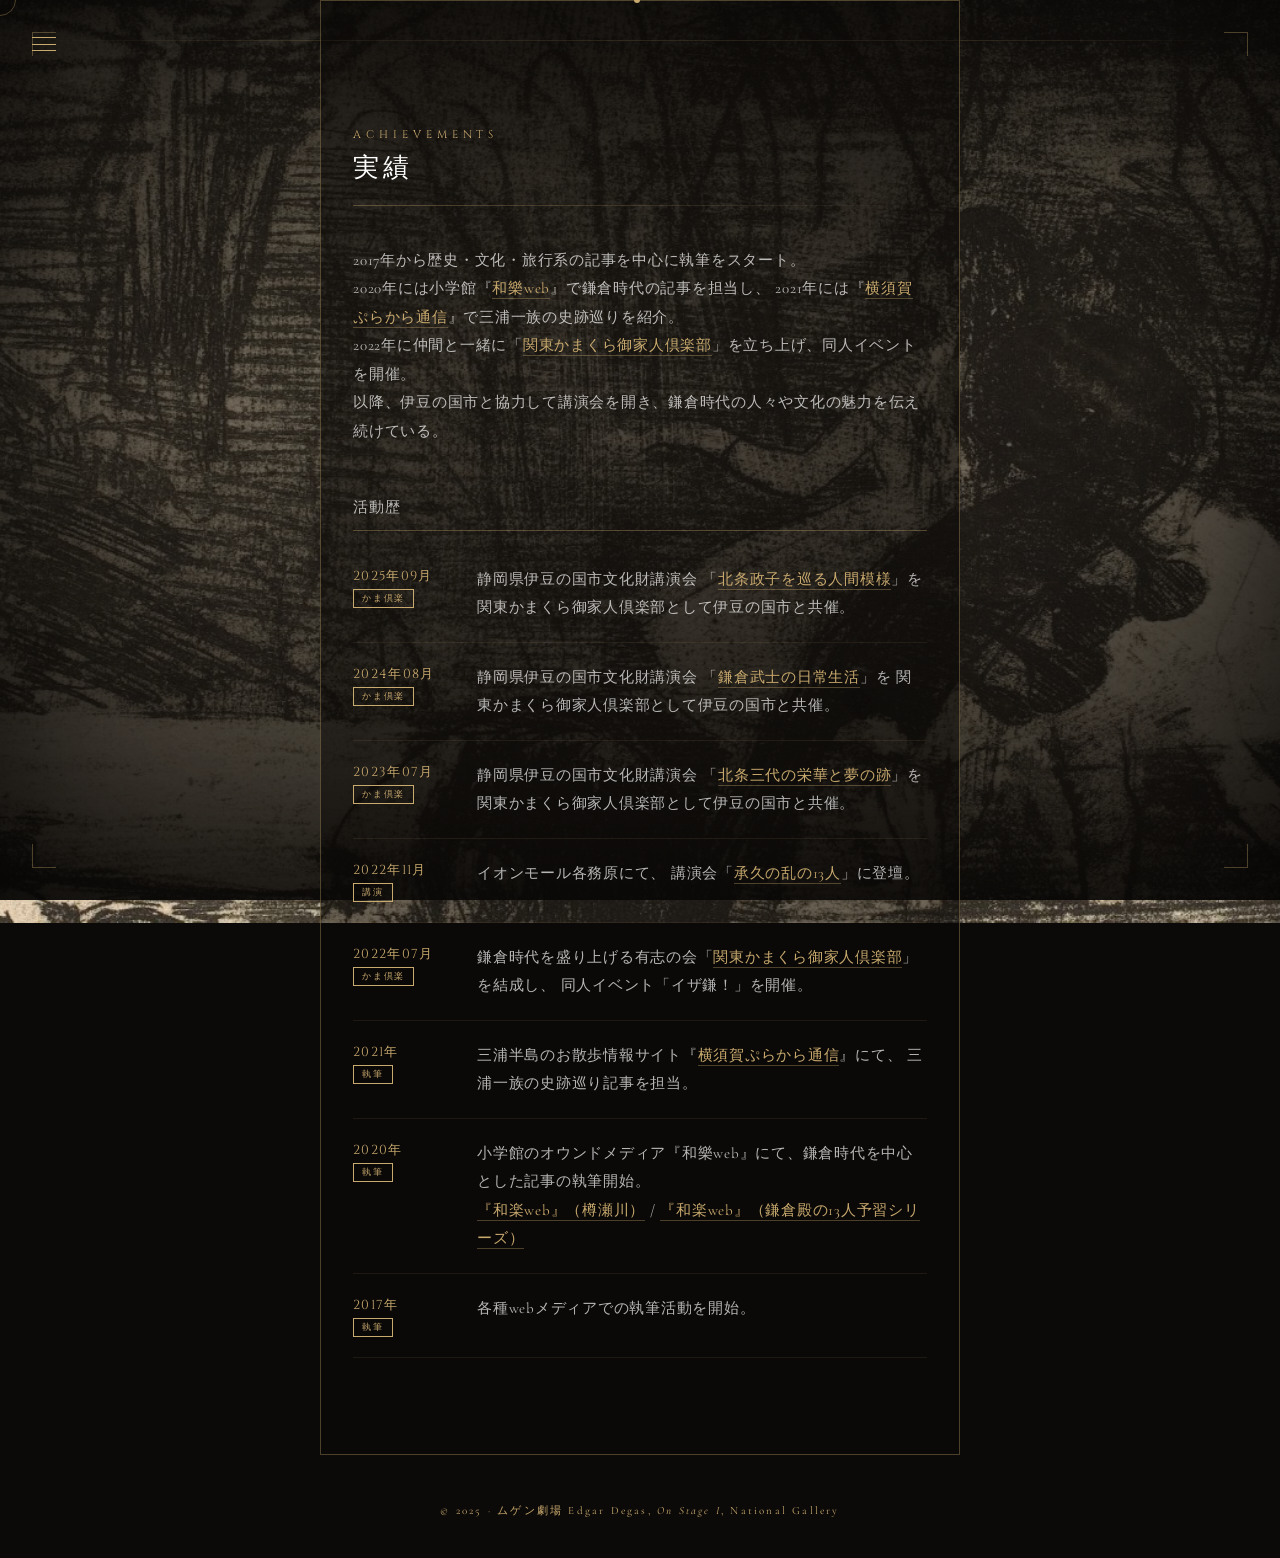
<file: achievements.html>
<!DOCTYPE html>
<html lang="ja">
<head>
<meta charset="UTF-8">
<meta name="viewport" content="width=device-width, initial-scale=1.0">
<title>実績 ｜ ムゲン劇場</title>
<meta name="description" content="歴史エッセイスト・樽瀬川真人の実績・活動歴。">

<!-- サイト共通テーマ -->
<link rel="stylesheet" href="./css/theme.css">

<style>
  body {
    display: flex;
    flex-direction: column;
    align-items: center;
    justify-content: flex-start;
    overflow-x: hidden;
    overflow-y: auto;
    min-height: 100vh;
    padding: 0 20px 160px;
  }

  .bg-layer {
    position: fixed; inset: 0;
    background-image: url('./img/bg3.jpg');
    background-size: cover;
    background-position: center;
    z-index: 0;
    transform: scale(1.05);
    animation: subtle-drift 30s ease-in-out infinite alternate;
  }
  @keyframes subtle-drift {
    from { transform: scale(1.05) translate(0, 0); }
    to   { transform: scale(1.08) translate(-1%, 0.5%); }
  }

  .bg-overlay {
    position: fixed; inset: 0;
    background:
      radial-gradient(ellipse at 50% 50%, rgba(12,10,8,0.2) 0%, rgba(12,10,8,0.75) 100%),
      linear-gradient(to bottom, rgba(12,10,8,0.5) 0%, rgba(12,10,8,0.1) 40%, rgba(12,10,8,0.6) 100%);
    z-index: 1;
  }

  .vignette {
    position: fixed; inset: 0; z-index: 2;
    box-shadow: inset 0 0 180px rgba(0,0,0,0.7);
    pointer-events: none;
  }

  .content {
    position: relative; z-index: 10;
    width: min(640px, 90vw);
    padding-top: 14vh;
    background: rgba(12, 10, 8, 0.55);
    border: 0.5px solid var(--gold-dim);
    padding-left: 32px;
    padding-right: 32px;
    padding-bottom: 48px;
  }

  /* ページタイトル */
  .page-title {
    font-family: var(--font-display);
    font-size: 11px;
    font-weight: 400;
    letter-spacing: 0.45em;
    color: var(--gold);
    text-transform: uppercase;
    margin-bottom: 8px;
    opacity: 0;
    animation: rise-in 1.2s cubic-bezier(0.16,1,0.3,1) 0.3s forwards;
  }

  .page-title-ja {
    font-family: var(--font-body);
    font-size: 26px;
    font-weight: 300;
    letter-spacing: 0.15em;
    color: var(--cream);
    margin-bottom: 4px;
    opacity: 0;
    animation: rise-in 1.2s cubic-bezier(0.16,1,0.3,1) 0.4s forwards;
  }

  .title-rule {
    width: 100%;
    height: 0.5px;
    background: linear-gradient(to right, var(--gold-dim), transparent);
    margin: 20px 0 40px;
    opacity: 0;
    animation: rise-in 1.2s cubic-bezier(0.16,1,0.3,1) 0.5s forwards;
  }

  /* セクション */
  .section {
    margin-bottom: 48px;
    opacity: 0;
    animation: rise-in 1.2s cubic-bezier(0.16,1,0.3,1) forwards;
  }
  .section:nth-child(1) { animation-delay: 0.6s; }
  .section:nth-child(2) { animation-delay: 0.7s; }
  .section:nth-child(3) { animation-delay: 0.8s; }

  .section-title {
    font-family: var(--font-display);
    font-size: 10px;
    letter-spacing: 0.35em;
    color: var(--gold);
    text-transform: uppercase;
    margin-bottom: 14px;
    padding-bottom: 8px;
    border-bottom: 0.5px solid var(--gold-dim);
  }

  .section p {
    font-family: var(--font-body);
    font-size: 15px;
    line-height: 1.9;
    letter-spacing: 0.05em;
    color: var(--cream-dim);
  }

  .section a {
    color: var(--gold);
    text-decoration: none;
    border-bottom: 0.5px solid var(--gold-dim);
    padding-bottom: 1px;
    transition: color 0.3s ease, border-color 0.3s ease;
  }
  .section a:hover {
    color: var(--gold-light);
    border-color: var(--gold);
  }

  /* 活動歴タイムライン */
  .timeline {
    list-style: none;
    padding: 0;
    margin: 0;
  }

  .timeline-item {
    display: grid;
    grid-template-columns: 100px 1fr;
    gap: 0 24px;
    padding: 20px 0;
    border-bottom: 0.5px solid rgba(200,169,110,0.1);
    opacity: 0;
    animation: rise-in 1.2s cubic-bezier(0.16,1,0.3,1) forwards;
  }
  .timeline-item:nth-child(1)  { animation-delay: 0.8s; }
  .timeline-item:nth-child(2)  { animation-delay: 0.9s; }
  .timeline-item:nth-child(3)  { animation-delay: 1.0s; }
  .timeline-item:nth-child(4)  { animation-delay: 1.1s; }
  .timeline-item:nth-child(5)  { animation-delay: 1.2s; }
  .timeline-item:nth-child(6)  { animation-delay: 1.3s; }
  .timeline-item:nth-child(7)  { animation-delay: 1.4s; }
  .timeline-item:nth-child(8)  { animation-delay: 1.5s; }

  .timeline-meta {
    display: flex;
    flex-direction: column;
    gap: 4px;
    padding-top: 2px;
  }

  .timeline-year {
    font-family: var(--font-display);
    font-size: 13px;
    letter-spacing: 0.1em;
    color: var(--gold);
  }

  .timeline-tag {
    font-family: var(--font-display);
    font-size: 9px;
    letter-spacing: 0.2em;
    color: var(--gold);
    border: 0.5px solid var(--gold);
    padding: 2px 8px;
    text-align: center;
    width: fit-content;
  }

  .timeline-body {
    font-family: var(--font-body);
    font-size: 14px;
    line-height: 1.8;
    letter-spacing: 0.05em;
    color: var(--cream-dim);
  }

  .timeline-body a {
    color: var(--gold);
    text-decoration: none;
    border-bottom: 0.5px solid var(--gold-dim);
    padding-bottom: 1px;
    transition: color 0.3s ease, border-color 0.3s ease;
  }
  .timeline-body a:hover {
    color: var(--gold-light);
    border-color: var(--gold);
  }
</style>
</head>
<body>

<div class="bg-layer"></div>
<div class="bg-overlay"></div>
<div class="vignette"></div>

<div class="corner corner-tl"></div>
<div class="corner corner-tr"></div>
<div class="corner corner-bl"></div>
<div class="corner corner-br"></div>
<div class="rule-top"></div>
<div class="rule-bottom"></div>

<div class="content">

  <p class="page-title">Achievements</p>
  <h1 class="page-title-ja">実績</h1>
  <div class="title-rule"></div>

  <!-- 概要 -->
  <div class="section">
    <p>2017年から歴史・文化・旅行系の記事を中心に執筆をスタート。<br>
    2020年には小学館『<a href="https://intojapanwaraku.com/author/tarusegawa/" target="_blank">和樂web</a>』で鎌倉時代の記事を担当し、
    2021年には『<a href="https://purakara.com/archives/author/mugensekaif8a750d731" target="_blank">横須賀ぷらから通信</a>』で三浦一族の史跡巡りを紹介。<br>
    2022年に仲間と一緒に「<a href="https://sites.google.com/view/nam80000/" target="_blank">関東かまくら御家人倶楽部</a>」を立ち上げ、同人イベントを開催。<br>
    以降、伊豆の国市と協力して講演会を開き、鎌倉時代の人々や文化の魅力を伝え続けている。</p>
  </div>

  <!-- 活動歴 -->
  <div class="section">
    <p class="section-title">活動歴</p>

    <ul class="timeline">

      <li class="timeline-item">
        <div class="timeline-meta">
          <span class="timeline-year">2025年09月</span>
          <span class="timeline-tag">かま倶楽</span>
        </div>
        <p class="timeline-body">静岡県伊豆の国市文化財講演会
          「<a href="https://sites.google.com/view/nam80000/kouenkai/izunokuni03" target="_blank">北条政子を巡る人間模様</a>」を
          関東かまくら御家人倶楽部として伊豆の国市と共催。</p>
      </li>

      <li class="timeline-item">
        <div class="timeline-meta">
          <span class="timeline-year">2024年08月</span>
          <span class="timeline-tag">かま倶楽</span>
        </div>
        <p class="timeline-body">静岡県伊豆の国市文化財講演会
          「<a href="https://sites.google.com/view/nam80000/kouenkai/izunokuni02" target="_blank">鎌倉武士の日常生活</a>」を
          関東かまくら御家人倶楽部として伊豆の国市と共催。</p>
      </li>

      <li class="timeline-item">
        <div class="timeline-meta">
          <span class="timeline-year">2023年07月</span>
          <span class="timeline-tag">かま倶楽</span>
        </div>
        <p class="timeline-body">静岡県伊豆の国市文化財講演会
          「<a href="https://sites.google.com/view/nam80000/kouenkai/izunokuni" target="_blank">北条三代の栄華と夢の跡</a>」を
          関東かまくら御家人倶楽部として伊豆の国市と共催。</p>
      </li>

      <li class="timeline-item">
        <div class="timeline-meta">
          <span class="timeline-year">2022年11月</span>
          <span class="timeline-tag">講演</span>
        </div>
        <p class="timeline-body">イオンモール各務原にて、
          講演会「<a href="https://note.com/shibaigoya/n/n4ee27efac79e?app_launch=false" target="_blank">承久の乱の13人</a>」に登壇。</p>
      </li>

      <li class="timeline-item">
        <div class="timeline-meta">
          <span class="timeline-year">2022年07月</span>
          <span class="timeline-tag">かま倶楽</span>
        </div>
        <p class="timeline-body">鎌倉時代を盛り上げる有志の会「<a href="https://sites.google.com/view/nam80000/" target="_blank">関東かまくら御家人倶楽部</a>」を結成し、
          同人イベント「イザ鎌！」を開催。</p>
      </li>

      <li class="timeline-item">
        <div class="timeline-meta">
          <span class="timeline-year">2021年</span>
          <span class="timeline-tag">執筆</span>
        </div>
        <p class="timeline-body">三浦半島のお散歩情報サイト『<a href="https://purakara.com/archives/author/mugensekaif8a750d731" target="_blank">横須賀ぷらから通信</a>』にて、
          三浦一族の史跡巡り記事を担当。</p>
      </li>

      <li class="timeline-item">
        <div class="timeline-meta">
          <span class="timeline-year">2020年</span>
          <span class="timeline-tag">執筆</span>
        </div>
        <p class="timeline-body">小学館のオウンドメディア『和樂web』にて、鎌倉時代を中心とした記事の執筆開始。<br>
          <a href="https://intojapanwaraku.com/author/tarusegawa/" target="_blank">『和楽web』（樽瀬川）</a> /
          <a href="https://intojapanwaraku.com/author/miura/" target="_blank">『和楽web』（鎌倉殿の13人予習シリーズ）</a></p>
      </li>

      <li class="timeline-item">
        <div class="timeline-meta">
          <span class="timeline-year">2017年</span>
          <span class="timeline-tag">執筆</span>
        </div>
        <p class="timeline-body">各種webメディアでの執筆活動を開始。</p>
      </li>

    </ul>
  </div>

</div>

<p class="site-footer">© 2025 · ムゲン劇場
    Edgar Degas, <i>On Stage I</i>, 
  <a href="https://www.nga.gov/artworks/6482-stage-i" target="_blank">National Gallery</a> 
</p>

<script src="./js/theme.js" defer></script>
<script src="./js/nav.js" defer></script>

</body>
</html>
</file>
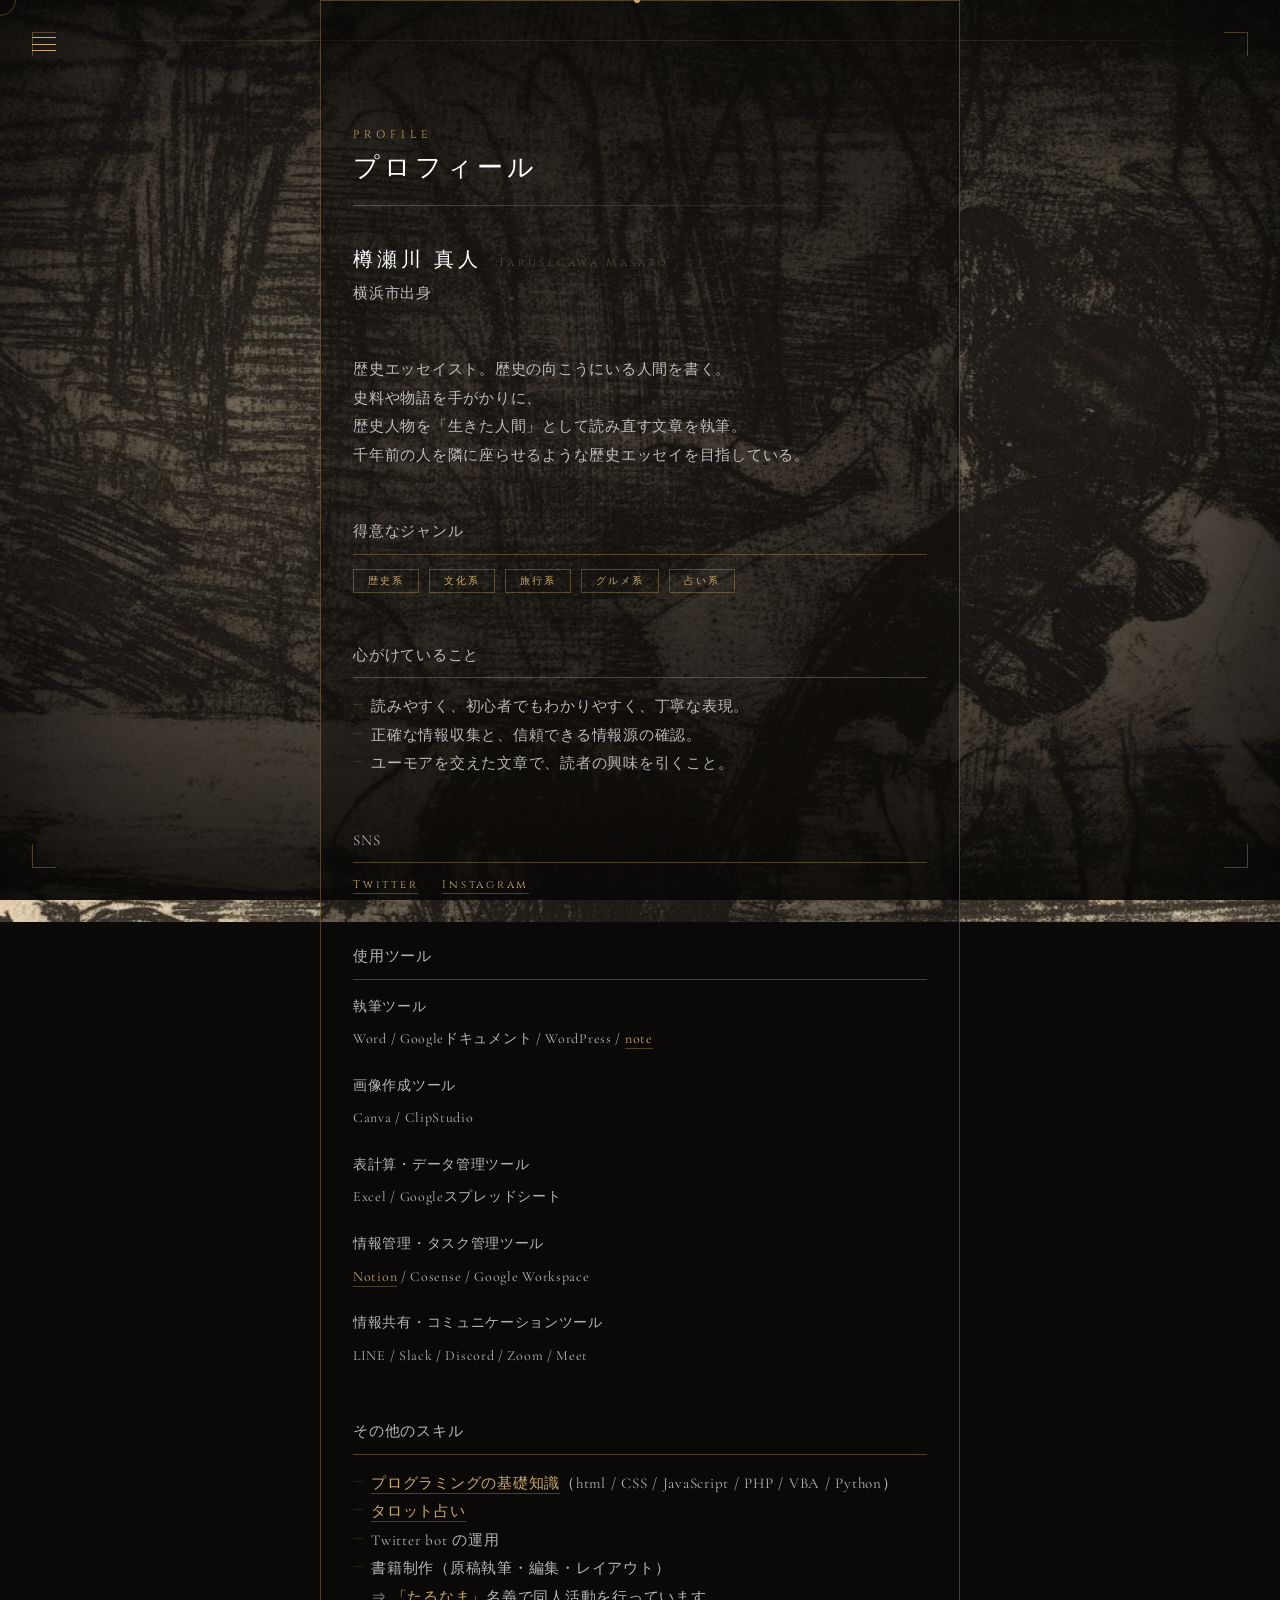
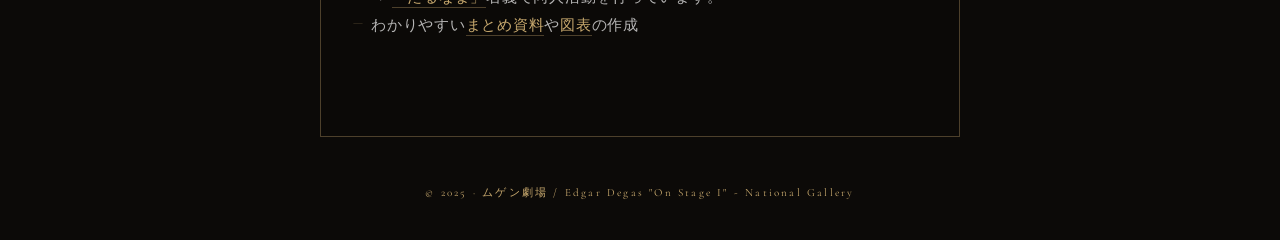
<file: profile.html>
<!DOCTYPE html>
<html lang="ja">
<head>
<meta charset="UTF-8">
<meta name="viewport" content="width=device-width, initial-scale=1.0">
<title>プロフィール ｜ ムゲン劇場</title>
<meta name="description" content="歴史エッセイスト・樽瀬川真人のプロフィール。得意ジャンル、使用ツール、スキルを掲載。">

<!-- サイト共通テーマ -->

<link rel="stylesheet" href="./css/theme.css">

<style>
  body {
    display: flex;
    flex-direction: column;
    align-items: center;
    justify-content: flex-start;
    overflow-x: hidden;
    overflow-y: auto;
    min-height: 100vh;
    padding: 0 20px 160px;
  }

  .bg-layer {
    position: fixed; inset: 0;
    background-image: url('./img/bg3.jpg');
    background-size: cover;
    background-position: center;
    z-index: 0;
    transform: scale(1.05);
    animation: subtle-drift 30s ease-in-out infinite alternate;
  }
  @keyframes subtle-drift {
    from { transform: scale(1.05) translate(0, 0); }
    to   { transform: scale(1.08) translate(-1%, 0.5%); }
  }

  .bg-overlay {
    position: fixed; inset: 0;
    background:
      radial-gradient(ellipse at 50% 50%, rgba(12,10,8,0.2) 0%, rgba(12,10,8,0.75) 100%),
      linear-gradient(to bottom, rgba(12,10,8,0.5) 0%, rgba(12,10,8,0.1) 40%, rgba(12,10,8,0.6) 100%);
    z-index: 1;
  }

  .vignette {
    position: fixed; inset: 0; z-index: 2;
    box-shadow: inset 0 0 180px rgba(0,0,0,0.7);
    pointer-events: none;
  }

  /* コンテンツ */
  .content {
    position: relative; z-index: 10;
    width: min(640px, 90vw);
    padding-top: 14vh;
    background: rgba(12, 10, 8, 0.55);
    border: 0.5px solid var(--gold-dim);
    padding-left: 32px;
    padding-right: 32px;
    padding-bottom: 48px;
  }

  /* ページタイトル */
  .page-title {
    font-family: var(--font-display);
    font-size: 11px;
    font-weight: 400;
    letter-spacing: 0.45em;
    color: var(--gold);
    text-transform: uppercase;
    margin-bottom: 8px;
    opacity: 0;
    animation: rise-in 1.2s cubic-bezier(0.16,1,0.3,1) 0.3s forwards;
  }

  .page-title-ja {
    font-family: var(--font-body);
    font-size: 26px;
    font-weight: 300;
    letter-spacing: 0.15em;
    color: var(--cream);
    margin-bottom: 4px;
    opacity: 0;
    animation: rise-in 1.2s cubic-bezier(0.16,1,0.3,1) 0.4s forwards;
  }

  .title-rule {
    width: 100%;
    height: 0.5px;
    background: linear-gradient(to right, var(--gold-dim), transparent);
    margin: 20px 0 40px;
    opacity: 0;
    animation: rise-in 1.2s cubic-bezier(0.16,1,0.3,1) 0.5s forwards;
  }

  /* 各セクション */
  .section {
    margin-bottom: 48px;
    opacity: 0;
    animation: rise-in 1.2s cubic-bezier(0.16,1,0.3,1) forwards;
  }
  .section:nth-child(1) { animation-delay: 0.6s; }
  .section:nth-child(2) { animation-delay: 0.7s; }
  .section:nth-child(3) { animation-delay: 0.8s; }
  .section:nth-child(4) { animation-delay: 0.9s; }
  .section:nth-child(5) { animation-delay: 1.0s; }
  .section:nth-child(6) { animation-delay: 1.1s; }
  .section:nth-child(7) { animation-delay: 1.2s; }

  .section-title {
    font-family: var(--font-display);
    font-size: 10px;
    letter-spacing: 0.35em;
    color: var(--gold);
    text-transform: uppercase;
    margin-bottom: 14px;
    padding-bottom: 8px;
    border-bottom: 0.5px solid var(--gold-dim);
  }

  .section p,
  .section li {
    font-family: var(--font-body);
    font-size: 15px;
    line-height: 1.9;
    letter-spacing: 0.05em;
    color: var(--cream-dim);
  }

  /* 名前ブロック */
  .name-block {
    margin-bottom: 6px;
  }
  .name-ja {
    font-family: var(--font-body);
    font-size: 20px;
    font-weight: 400;
    letter-spacing: 0.2em;
    color: var(--cream);
  }
  .name-en {
    font-family: var(--font-display);
    font-size: 11px;
    letter-spacing: 0.3em;
    color: var(--gold-dim);
    margin-left: 12px;
  }
  .name-location {
    font-family: var(--font-body);
    font-size: 13px;
    letter-spacing: 0.15em;
    color: var(--gold-dim);
    margin-top: 4px;
  }

  /* リスト */
  .section ul {
    list-style: none;
    padding: 0;
  }
  .section ul li {
    padding-left: 1.2em;
    position: relative;
  }
  .section ul li::before {
    content: '—';
    position: absolute;
    left: 0;
    color: var(--gold-dim);
    font-size: 12px;
  }

  /* ジャンルタグ */
  .genre-list {
    display: flex;
    flex-wrap: wrap;
    gap: 10px;
  }
  .genre-tag {
    font-family: var(--font-display);
    font-size: 10px;
    letter-spacing: 0.2em;
    color: var(--gold);
    border: 0.5px solid var(--gold-dim);
    padding: 4px 14px;
  }

  /* ツールグループ */
  .tool-group {
    margin-bottom: 20px;
  }
  .tool-group-title {
    font-family: var(--font-display);
    font-size: 10px;
    letter-spacing: 0.25em;
    color: var(--gold-dim);
    margin-bottom: 6px;
  }
  .tool-group p {
    font-size: 14px;
    color: var(--cream-dim);
  }

  /* SNSリンク */
  .sns-list {
    display: flex;
    gap: 24px;
    flex-wrap: wrap;
  }
  .sns-list a {
    font-family: var(--font-display);
    font-size: 11px;
    letter-spacing: 0.25em;
    color: var(--gold);
    text-decoration: none;
    border-bottom: 0.5px solid var(--gold-dim);
    padding-bottom: 2px;
    transition: color 0.3s ease, border-color 0.3s ease;
  }
  .sns-list a:hover {
    color: var(--gold-light);
    border-color: var(--gold);
  }

  /* インラインリンク */
  .section a,
  .tool-group a {
    color: var(--gold);
    text-decoration: none;
    border-bottom: 0.5px solid var(--gold-dim);
    padding-bottom: 1px;
    transition: color 0.3s ease, border-color 0.3s ease;
  }
  .section a:hover,
  .tool-group a:hover {
    color: var(--gold-light);
    border-color: var(--gold);
  }
</style>
</head>
<body>

<div class="bg-layer"></div>
<div class="bg-overlay"></div>
<div class="vignette"></div>

<div class="corner corner-tl"></div>
<div class="corner corner-tr"></div>
<div class="corner corner-bl"></div>
<div class="corner corner-br"></div>
<div class="rule-top"></div>
<div class="rule-bottom"></div>

<div class="content">

  <p class="page-title">Profile</p>
  <h1 class="page-title-ja">プロフィール</h1>
  <div class="title-rule"></div>

  <!-- 名前 -->
  <div class="section">
    <div class="name-block">
      <span class="name-ja">樽瀬川 真人</span>
      <span class="name-en">Tarusegawa Masato</span>
    </div>
    <p class="name-location">横浜市出身</p>
  </div>

  <!-- 自己紹介 -->
  <div class="section">
    <p>歴史エッセイスト。歴史の向こうにいる人間を書く。<br>
    史料や物語を手がかりに、<br>
    歴史人物を「生きた人間」として読み直す文章を執筆。<br>
    千年前の人を隣に座らせるような歴史エッセイを目指している。</p>
  </div>

  <!-- 得意なジャンル -->
  <div class="section">
    <p class="section-title">得意なジャンル</p>
    <div class="genre-list">
      <span class="genre-tag">歴史系</span>
      <span class="genre-tag">文化系</span>
      <span class="genre-tag">旅行系</span>
      <span class="genre-tag">グルメ系</span>
      <span class="genre-tag">占い系</span>
    </div>
  </div>

  <!-- 心がけていること -->
  <div class="section">
    <p class="section-title">心がけていること</p>
    <ul>
      <li>読みやすく、初心者でもわかりやすく、丁寧な表現。</li>
      <li>正確な情報収集と、信頼できる情報源の確認。</li>
      <li>ユーモアを交えた文章で、読者の興味を引くこと。</li>
    </ul>
  </div>

  <!-- SNS -->
  <div class="section">
    <p class="section-title">SNS</p>
    <div class="sns-list">
      <a href="https://x.com/mugensekai" target="_blank">Twitter</a>
      <a href="https://www.instagram.com/mugensekai/" target="_blank">Instagram</a>
    </div>
  </div>

  <!-- 使用ツール -->
  <div class="section">
    <p class="section-title">使用ツール</p>

    <div class="tool-group">
      <p class="tool-group-title">執筆ツール</p>
      <p>Word / Googleドキュメント / WordPress / <a href="https://note.com/shibaigoya" target="_blank">note</a></p>
    </div>

    <div class="tool-group">
      <p class="tool-group-title">画像作成ツール</p>
      <p>Canva / ClipStudio</p>
    </div>

    <div class="tool-group">
      <p class="tool-group-title">表計算・データ管理ツール</p>
      <p>Excel / Googleスプレッドシート</p>
    </div>

    <div class="tool-group">
      <p class="tool-group-title">情報管理・タスク管理ツール</p>
      <p><a href="https://thirsty-ocean-a60.notion.site/2fe32d765ce8806d9b22dace0de78088" target="_blank">Notion</a> / Cosense / Google Workspace</p>
    </div>

    <div class="tool-group">
      <p class="tool-group-title">情報共有・コミュニケーションツール</p>
      <p>LINE / Slack / Discord / Zoom / Meet</p>
    </div>
  </div>

  <!-- その他のスキル -->
  <div class="section">
    <p class="section-title">その他のスキル</p>
    <ul>
      <li><a href="https://thirsty-ocean-a60.notion.site/2fe32d765ce8806d9b22dace0de78088" target="_blank">プログラミングの基礎知識</a>（html / CSS / JavaScript / PHP / VBA / Python）</li>
      <li><a href="https://note.com/shibaigoya/m/mc89b8a8ccf07" target="_blank">タロット占い</a></li>
      <li>Twitter bot の運用</li>
      <li>書籍制作（原稿執筆・編集・レイアウト）<br>
        ⇒ <a href="https://mugen.syanari.com/shibaigoya/index.html" target="_blank">「たるなま」</a>名義で同人活動を行っています。</li>
      <li>わかりやすい<a href="https://note.com/shibaigoya/m/m10aa0af536a1" target="_blank">まとめ資料</a>や<a href="https://mugen.syanari.com/diagram.html" target="_blank">図表</a>の作成</li>
    </ul>
  </div>

</div>

<p class="site-footer">© 2025 · ムゲン劇場 / 
  Edgar Degas "On Stage I" - <a href="https://www.nga.gov/artworks/6482-stage-i" target="_blank">National Gallery</a> </p>

<script src="./js/theme.js" defer></script>
<script src="./js/nav.js" defer></script>

</body>
</html>
</file>
<file: css/theme.css>
/* =====================================================
   theme.css — サイト全体の共通スタイル
   各ページの <head> に <link rel="stylesheet" href="./theme.css"> で読み込む
   ===================================================== */

@import url('https://fonts.googleapis.com/css2?family=Cormorant+Garamond:ital,wght@0,300;0,400;1,300&family=Cinzel:wght@400;500&display=swap');

/* ─── CSS変数 ─────────────────────────────────────── */
:root {
  --gold:        #c8a96e;
  --gold-light:  #e2c99a;
  --gold-dim:    rgba(200, 169, 110, 0.35);
  --gold-faint:  rgba(200, 169, 110, 0.18);
  --cream:       #ffffff;
  --cream-dim:   rgba(255, 255, 255, 0.7);
  --dark:        #0c0a08;

  --font-display: 'Cinzel', serif;
  --font-body:    'Cormorant Garamond', serif;
}

/* ─── ベースリセット ──────────────────────────────── */
*, *::before, *::after {
  margin: 0;
  padding: 0;
  box-sizing: border-box;
}

html, body {
  width: 100%;
  height: 100%;
}

body {
  background: var(--dark);
  color: var(--cream);
  font-family: var(--font-body);
  cursor: none;
}

/* ─── 共通アニメーション ─────────────────────────── */
@keyframes rise-in {
  from { opacity: 0; transform: translateY(12px); }
  to   { opacity: 1; transform: translateY(0); }
}

@keyframes fade-in {
  from { opacity: 0; }
  to   { opacity: 1; }
}

@keyframes appear {
  from { opacity: 0; transform: translateY(20px) scale(0.97); }
  to   { opacity: 1; transform: translateY(0) scale(1); }
}

/* ─── カスタムカーソル ───────────────────────────── */
.cursor {
  position: fixed;
  width: 6px;
  height: 6px;
  background: var(--gold);
  border-radius: 50%;
  pointer-events: none;
  z-index: 9999;
  transform: translate(-50%, -50%);
  transition: width 0.3s ease, height 0.3s ease;
}

.cursor-ring {
  position: fixed;
  width: 32px;
  height: 32px;
  border: 0.5px solid var(--gold-dim);
  border-radius: 50%;
  pointer-events: none;
  z-index: 9998;
  transform: translate(-50%, -50%);
  transition: width 0.3s ease, height 0.3s ease, border-color 0.3s ease;
}

body.hovering .cursor      { width: 10px; height: 10px; }
body.hovering .cursor-ring { width: 56px; height: 56px; border-color: var(--gold); }

/* ─── コーナー装飾 ───────────────────────────────── */
.corner {
  position: fixed;
  width: 24px;
  height: 24px;
  z-index: 4;
  opacity: 0;
  animation: fade-in 2s ease 1.8s forwards;
}

.corner-tl { top: 32px;    left: 32px;  border-top: 0.5px solid var(--gold-dim); border-left:  0.5px solid var(--gold-dim); }
.corner-tr { top: 32px;    right: 32px; border-top: 0.5px solid var(--gold-dim); border-right: 0.5px solid var(--gold-dim); }
.corner-bl { bottom: 32px; left: 32px;  border-bottom: 0.5px solid var(--gold-dim); border-left:  0.5px solid var(--gold-dim); }
.corner-br { bottom: 32px; right: 32px; border-bottom: 0.5px solid var(--gold-dim); border-right: 0.5px solid var(--gold-dim); }

/* ─── ルーラー線 ─────────────────────────────────── */
.rule-top,
.rule-bottom {
  position: fixed;
  left: 40px;
  right: 40px;
  height: 0.5px;
  background: linear-gradient(to right, transparent, var(--gold-dim), transparent);
  z-index: 3;
  opacity: 0;
  animation: fade-in 2s ease 1.5s forwards;
}
.rule-top    { top: 40px; }
.rule-bottom { bottom: 40px; }

/* ─── フッター ───────────────────────────────────── */
.site-footer {
  position: relative;
  text-align: center;
  margin-top: 48px;
  padding-bottom: 40px;
  z-index: 10;
  font-family: var(--font-body);
  font-size: 11px;
  letter-spacing: 0.2em;
  color: var(--gold);
  white-space: nowrap;
  opacity: 0;
  animation: fade-in 2s ease 2s forwards;
}

.site-footer a {
  color: var(--gold);
  text-decoration: none;
  transition: color 0.3s ease;
}

.site-footer a:hover {
  color: var(--gold-light);
}

/* ─── eyebrow テキスト ───────────────────────────── */
.eyebrow {
  font-family: var(--font-display);
  font-size: 10px;
  font-weight: 400;
  letter-spacing: 0.45em;
  color: var(--gold-faint);
  text-transform: uppercase;
}
</file>
